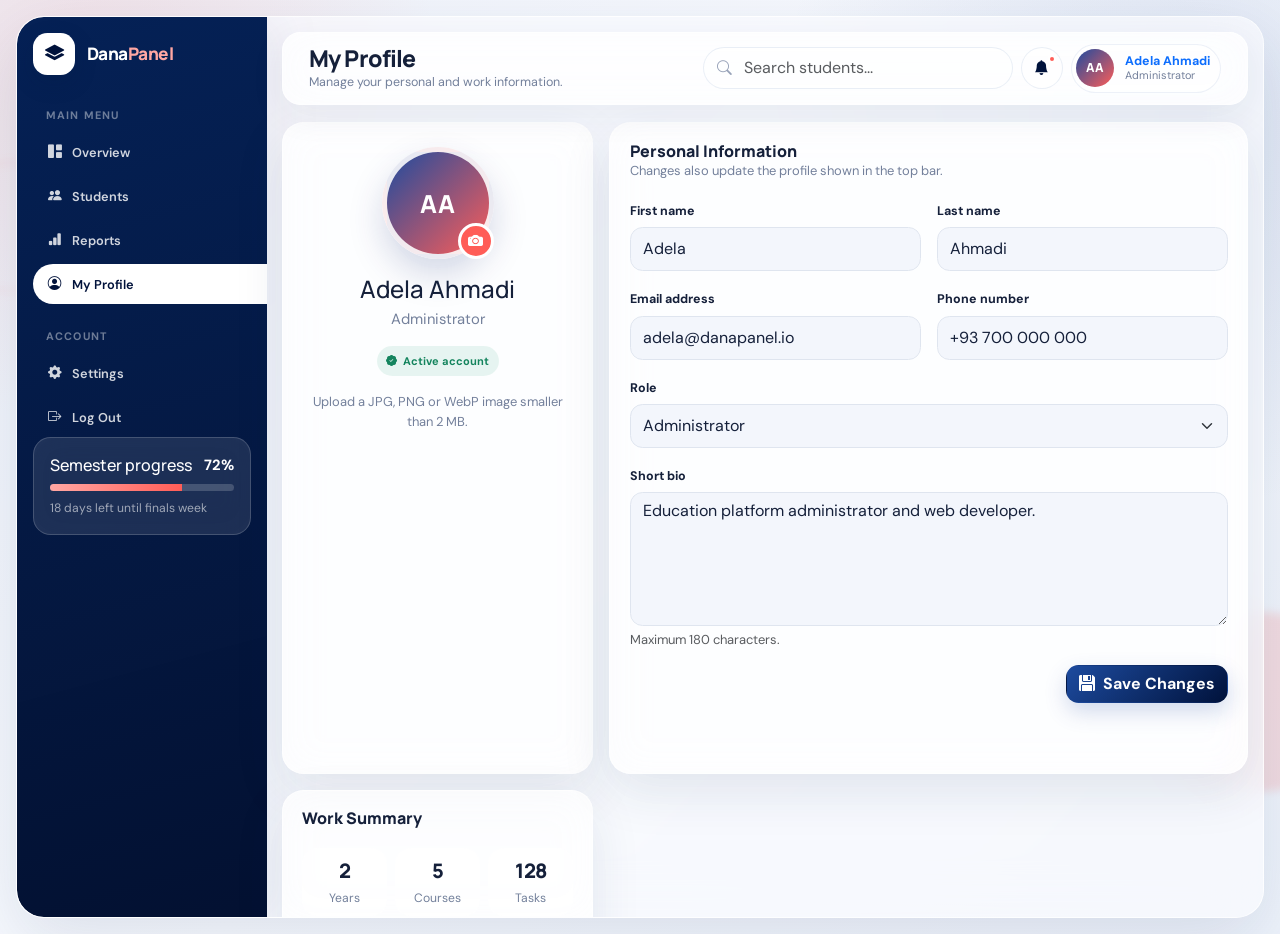
<file: profile.html>
<!doctype html>
<html lang="en">
  <head>
    <meta charset="UTF-8" />
    <meta name="viewport" content="width=device-width, initial-scale=1.0" />

    <meta
      name="description"
      content="View and update the DanaPanel administrator profile." />

    <title>My Profile | DanaPanel</title>

    <link
      href="https://cdn.jsdelivr.net/npm/bootstrap@5.3.8/dist/css/bootstrap.min.css"
      rel="stylesheet" />

    <link
      href="https://cdn.jsdelivr.net/npm/bootstrap-icons@1.13.1/font/bootstrap-icons.min.css"
      rel="stylesheet" />

    <link rel="stylesheet" href="style.css" />
  </head>

  <body>
    <div class="container-fluid app-wrapper py-lg-3 px-lg-0">
      <div class="row g-0 app-frame mx-lg-3">
        <!-- SIDEBAR -->
        <aside
          class="offcanvas-lg offcanvas-start sidebar-panel col-lg-auto"
          tabindex="-1"
          id="dashboardSidebar"
          aria-labelledby="sidebarTitle">
          <div class="offcanvas-header d-lg-none">
            <a class="brand-link" href="index.html" id="sidebarTitle">
              <span class="brand-mark">
                <i class="bi bi-layers-fill"></i>
              </span>

              <span class="brand-name"> Dana<span>Panel</span> </span>
            </a>

            <button
              type="button"
              class="btn-close btn-close-white"
              data-bs-dismiss="offcanvas"
              data-bs-target="#dashboardSidebar"
              aria-label="Close menu"></button>
          </div>

          <div class="offcanvas-body d-flex flex-column p-3">
            <a
              class="brand-link d-none d-lg-inline-flex mb-2"
              href="index.html">
              <span class="brand-mark">
                <i class="bi bi-layers-fill"></i>
              </span>

              <span class="brand-name"> Dana<span>Panel</span> </span>
            </a>

            <p class="sidebar-label">Main menu</p>

            <nav
              class="nav nav-pills flex-column gap-1 sidebar-nav"
              aria-label="Main navigation">
              <a class="nav-link" href="index.html">
                <i class="bi bi-grid-1x2-fill"></i>
                Overview
              </a>

              <a class="nav-link" href="users.html">
                <i class="bi bi-people-fill"></i>
                Students
              </a>

              <a class="nav-link" href="reports.html">
                <i class="bi bi-bar-chart-fill"></i>
                Reports
              </a>

              <a
                class="nav-link active"
                aria-current="page"
                href="profile.html">
                <i class="bi bi-person-circle"></i>
                My Profile
              </a>
            </nav>

            <p class="sidebar-label">Account</p>

            <nav
              class="nav nav-pills flex-column gap-1 sidebar-nav"
              aria-label="Account navigation">
              <a class="nav-link" href="settings.html">
                <i class="bi bi-gear-fill"></i>
                Settings
              </a>

              <a class="nav-link" href="#" data-logout>
                <i class="bi bi-box-arrow-right"></i>
                Log Out
              </a>
            </nav>

            <div class="semester-card mt-lg-auto mt-4">
              <div
                class="d-flex justify-content-between align-items-center mb-2">
                <h6 class="mb-0 fs-6">Semester progress</h6>
                <strong>72%</strong>
              </div>

              <div
                class="progress"
                role="progressbar"
                aria-label="Semester progress"
                aria-valuenow="72"
                aria-valuemin="0"
                aria-valuemax="100">
                <div class="progress-bar" style="width: 72%"></div>
              </div>

              <p class="mt-2 mb-0">18 days left until finals week</p>
            </div>
          </div>
        </aside>

        <!-- MAIN -->
        <main class="col dashboard-main min-vh-100">
          <!-- TOP BAR -->
          <nav class="navbar topbar sticky-top" aria-label="Top navigation">
            <div class="container-fluid gap-2">
              <div class="d-flex align-items-center gap-2">
                <button
                  class="mobile-menu-btn d-lg-none"
                  type="button"
                  data-bs-toggle="offcanvas"
                  data-bs-target="#dashboardSidebar"
                  aria-controls="dashboardSidebar"
                  aria-label="Open menu">
                  <i class="bi bi-list fs-4"></i>
                </button>

                <div class="page-heading">
                  <h1 class="mb-0">My Profile</h1>
                  <p>Manage your personal and work information.</p>
                </div>
              </div>

              <!-- SEARCH -->
              <form
                class="search-control ms-md-auto"
                role="search"
                data-global-search-form>
                <i class="bi bi-search"></i>

                <input
                  class="form-control"
                  type="search"
                  placeholder="Search students..."
                  aria-label="Search students" />

                <button class="visually-hidden" type="submit">Search</button>
              </form>

              <div class="d-flex align-items-center gap-2">
                <!-- NOTIFICATIONS -->
                <div class="dropdown">
                  <button
                    class="icon-button position-relative"
                    type="button"
                    data-bs-toggle="dropdown"
                    aria-expanded="false"
                    aria-label="View notifications">
                    <i class="bi bi-bell-fill"></i>
                    <span class="notification-dot"></span>
                  </button>

                  <div
                    class="dropdown-menu dropdown-menu-end notification-menu">
                    <div
                      class="d-flex justify-content-between align-items-center px-2 py-1">
                      <h6 class="mb-0">Notifications</h6>
                      <span class="badge-soft-coral">3 new</span>
                    </div>

                    <div class="notification-item mt-2">
                      <span class="notification-icon">
                        <i class="bi bi-person-plus-fill"></i>
                      </span>

                      <div>
                        <p>Three students joined Web Development.</p>
                        <small>12 minutes ago</small>
                      </div>
                    </div>

                    <div class="notification-item">
                      <span class="notification-icon icon-coral">
                        <i class="bi bi-file-earmark-bar-graph-fill"></i>
                      </span>

                      <div>
                        <p>The monthly report is ready.</p>
                        <small>2 hours ago</small>
                      </div>
                    </div>
                  </div>
                </div>

                <!-- USER -->
                <a class="user-chip" href="profile.html">
                  <span class="avatar" data-admin-avatar> OF </span>

                  <span class="user-copy">
                    <strong data-admin-name> Oleya Fazely </strong>

                    <small data-admin-role> Administrator </small>
                  </span>
                </a>
              </div>
            </div>
          </nav>

          <!-- CONTENT -->
          <div class="container-fluid content-area">
            <div class="row g-3">
              <!-- LEFT COLUMN -->
              <div class="col-12 col-xl-4">
                <!-- PROFILE CARD -->
                <section class="card glass-card border-0 mb-3">
                  <div class="card-body profile-hero py-4">
                    <div class="profile-avatar">
                      <span class="avatar" data-profile-avatar> OF </span>

                      <label
                        class="avatar-upload-btn"
                        for="avatarInput"
                        title="Upload profile image">
                        <i class="bi bi-camera-fill"></i>

                        <span class="visually-hidden">
                          Upload profile image
                        </span>
                      </label>

                      <input
                        class="visually-hidden"
                        id="avatarInput"
                        type="file"
                        accept="image/jpeg,image/png,image/webp" />
                    </div>

                    <h2 class="h4 mb-1" data-profile-name>Oleya Fazely</h2>

                    <p class="text-muted-custom mb-3" data-profile-role>
                      Administrator
                    </p>

                    <span class="badge-soft-green">
                      <i class="bi bi-patch-check-fill"></i>
                      Active account
                    </span>

                    <p class="small text-muted-custom mt-3 mb-0">
                      Upload a JPG, PNG or WebP image smaller than 2 MB.
                    </p>
                  </div>
                </section>

                <!-- WORK SUMMARY -->
                <section class="card glass-card border-0">
                  <div class="card-header">
                    <h2 class="section-title">Work Summary</h2>
                  </div>

                  <div class="card-body">
                    <div class="row g-2 text-center">
                      <div class="col-4">
                        <div class="p-2 rounded-4 bg-white bg-opacity-75">
                          <p class="stat-value fs-5">2</p>
                          <span class="stat-label">Years</span>
                        </div>
                      </div>

                      <div class="col-4">
                        <div class="p-2 rounded-4 bg-white bg-opacity-75">
                          <p class="stat-value fs-5">5</p>
                          <span class="stat-label">Courses</span>
                        </div>
                      </div>

                      <div class="col-4">
                        <div class="p-2 rounded-4 bg-white bg-opacity-75">
                          <p class="stat-value fs-5">128</p>
                          <span class="stat-label">Tasks</span>
                        </div>
                      </div>
                    </div>

                    <div class="activity-item mt-3">
                      <span class="notification-icon icon-coral">
                        <i class="bi bi-award-fill"></i>
                      </span>

                      <div>
                        <strong class="d-block"> Top administrator </strong>

                        <small class="text-muted-custom">
                          August 2026 performance
                        </small>
                      </div>
                    </div>

                    <div class="activity-item">
                      <span class="notification-icon">
                        <i class="bi bi-clock-fill"></i>
                      </span>

                      <div>
                        <strong class="d-block"> Member since </strong>

                        <small class="text-muted-custom">
                          September 2024
                        </small>
                      </div>
                    </div>
                  </div>
                </section>
              </div>

              <!-- RIGHT COLUMN -->
              <div class="col-12 col-xl-8">
                <section class="card glass-card border-0">
                  <div class="card-header">
                    <h2 class="section-title">Personal Information</h2>

                    <p class="section-copy small mb-0">
                      Changes also update the profile shown in the top bar.
                    </p>
                  </div>

                  <div class="card-body">
                    <form id="profileForm" novalidate>
                      <div class="row g-3">
                        <!-- FIRST NAME -->
                        <div class="col-md-6">
                          <label class="form-label" for="profileFirstName">
                            First name
                          </label>

                          <input
                            class="form-control"
                            id="profileFirstName"
                            name="firstName"
                            type="text"
                            minlength="2"
                            maxlength="30"
                            required />

                          <div class="invalid-feedback">
                            Enter at least two letters.
                          </div>
                        </div>

                        <!-- LAST NAME -->
                        <div class="col-md-6">
                          <label class="form-label" for="profileLastName">
                            Last name
                          </label>

                          <input
                            class="form-control"
                            id="profileLastName"
                            name="lastName"
                            type="text"
                            minlength="2"
                            maxlength="30"
                            required />

                          <div class="invalid-feedback">
                            Enter at least two letters.
                          </div>
                        </div>

                        <!-- EMAIL -->
                        <div class="col-md-6">
                          <label class="form-label" for="profileEmail">
                            Email address
                          </label>

                          <input
                            class="form-control"
                            id="profileEmail"
                            name="email"
                            type="email"
                            required />

                          <div class="invalid-feedback">
                            Enter a valid email address.
                          </div>
                        </div>

                        <!-- PHONE -->
                        <div class="col-md-6">
                          <label class="form-label" for="profilePhone">
                            Phone number
                          </label>

                          <input
                            class="form-control"
                            id="profilePhone"
                            name="phone"
                            type="tel"
                            minlength="7"
                            maxlength="20"
                            required />

                          <div class="invalid-feedback">
                            Enter a valid phone number.
                          </div>
                        </div>

                        <!-- ROLE -->
                        <div class="col-12">
                          <label class="form-label" for="profileRole">
                            Role
                          </label>

                          <select
                            class="form-select"
                            id="profileRole"
                            name="role"
                            required>
                            <option value="Administrator">Administrator</option>

                            <option value="Mentor">Mentor</option>

                            <option value="Coordinator">Coordinator</option>
                          </select>
                        </div>

                        <!-- BIO -->
                        <div class="col-12">
                          <label class="form-label" for="profileBio">
                            Short bio
                          </label>

                          <textarea
                            class="form-control"
                            id="profileBio"
                            name="bio"
                            rows="5"
                            maxlength="180"
                            required></textarea>

                          <div class="form-text">Maximum 180 characters.</div>

                          <div class="invalid-feedback">Write a short bio.</div>
                        </div>

                        <!-- SAVE -->
                        <div class="col-12 d-flex justify-content-end">
                          <button class="btn btn-primary" type="submit">
                            <i class="bi bi-floppy-fill me-1"></i>
                            Save Changes
                          </button>
                        </div>
                      </div>
                    </form>
                  </div>
                </section>
              </div>
            </div>
          </div>
        </main>
      </div>
    </div>

    <!-- BOOTSTRAP -->
    <script src="https://cdn.jsdelivr.net/npm/bootstrap@5.3.8/dist/js/bootstrap.bundle.min.js"></script>

    <!-- YOUR JAVASCRIPT -->
    <script src="main.js"></script>
  </body>
</html>
</file>
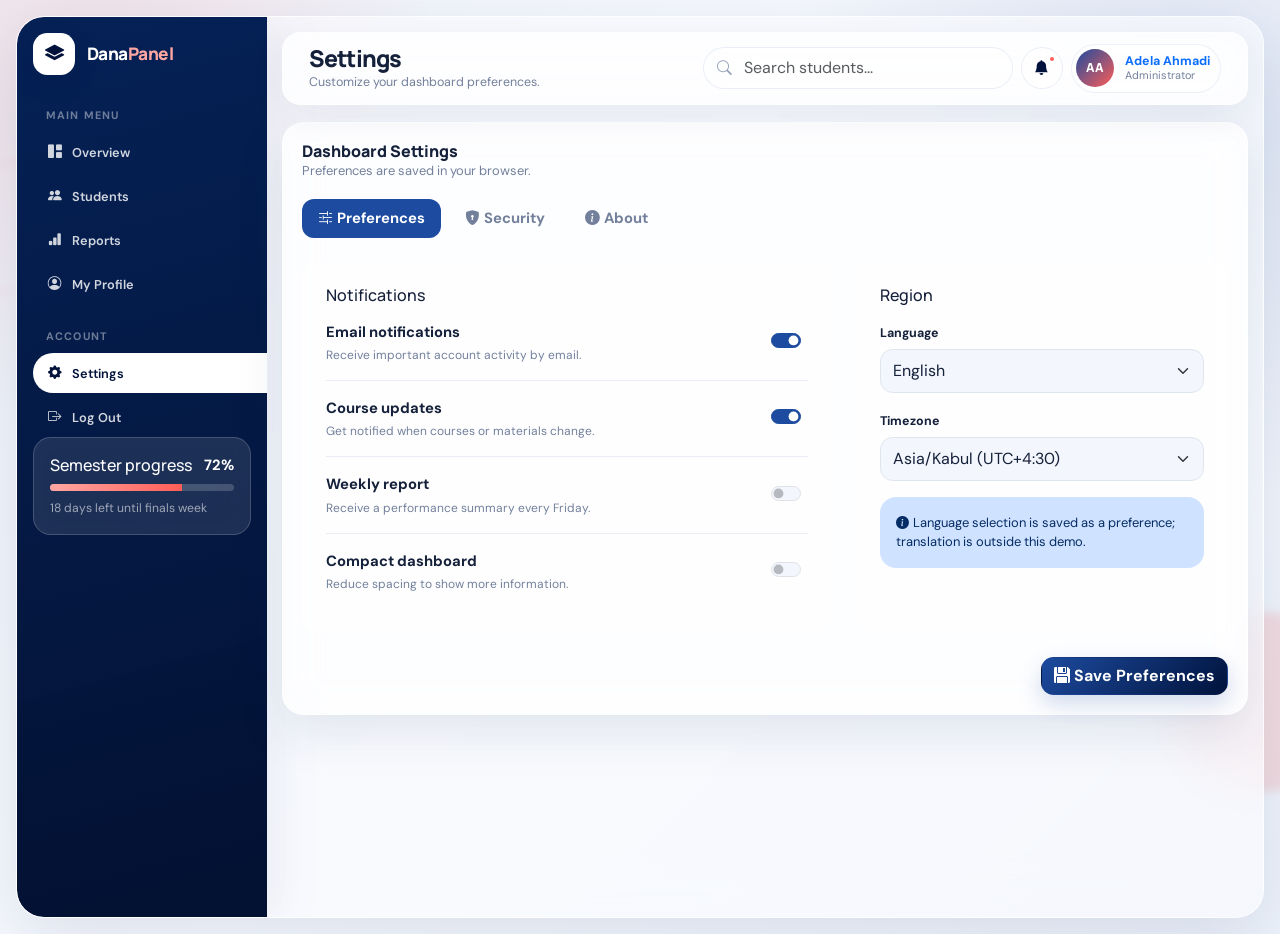
<file: settings.html>
<!doctype html>
<html lang="en">
  <head>
    <meta charset="UTF-8" />
    <meta name="viewport" content="width=device-width, initial-scale=1.0" />
    <meta
      name="description"
      content="Manage DanaPanel preferences, notifications and security settings." />
    <title>Settings | DanaPanel</title>
    <link
      href="https://cdn.jsdelivr.net/npm/bootstrap@5.3.8/dist/css/bootstrap.min.css"
      rel="stylesheet" />
    <link
      href="https://cdn.jsdelivr.net/npm/bootstrap-icons@1.13.1/font/bootstrap-icons.min.css"
      rel="stylesheet" />
    <link rel="stylesheet" href="style.css" />
  </head>
  <body data-settings-page>
    <div class="container-fluid app-wrapper py-lg-3 px-lg-0">
      <div class="row g-0 app-frame mx-lg-3">
        <aside
          class="offcanvas-lg offcanvas-start sidebar-panel col-lg-auto"
          tabindex="-1"
          id="dashboardSidebar"
          aria-labelledby="sidebarTitle">
          <div class="offcanvas-header d-lg-none">
            <a class="brand-link" href="index.html" id="sidebarTitle"
              ><span class="brand-mark"><i class="bi bi-layers-fill"></i></span
              ><span class="brand-name">Dana<span>Panel</span></span></a
            ><button
              type="button"
              class="btn-close btn-close-white"
              data-bs-dismiss="offcanvas"
              data-bs-target="#dashboardSidebar"
              aria-label="Close menu"></button>
          </div>
          <div class="offcanvas-body d-flex flex-column p-3">
            <a class="brand-link d-none d-lg-inline-flex mb-2" href="index.html"
              ><span class="brand-mark"><i class="bi bi-layers-fill"></i></span
              ><span class="brand-name">Dana<span>Panel</span></span></a
            >
            <p class="sidebar-label">Main menu</p>
            <nav
              class="nav nav-pills flex-column gap-1 sidebar-nav"
              aria-label="Main navigation">
              <a class="nav-link" href="index.html"
                ><i class="bi bi-grid-1x2-fill"></i>Overview</a
              ><a class="nav-link" href="users.html"
                ><i class="bi bi-people-fill"></i>Students</a
              ><a class="nav-link" href="reports.html"
                ><i class="bi bi-bar-chart-fill"></i>Reports</a
              ><a class="nav-link" href="profile.html"
                ><i class="bi bi-person-circle"></i>My Profile</a
              >
            </nav>
            <p class="sidebar-label">Account</p>
            <nav
              class="nav nav-pills flex-column gap-1 sidebar-nav"
              aria-label="Account navigation">
              <a
                class="nav-link active"
                aria-current="page"
                href="settings.html"
                ><i class="bi bi-gear-fill"></i>Settings</a
              ><a class="nav-link" href="#" data-logout
                ><i class="bi bi-box-arrow-right"></i>Log Out</a
              >
            </nav>
            <div class="semester-card mt-lg-auto mt-4">
              <div
                class="d-flex justify-content-between align-items-center mb-2">
                <h6 class="mb-0 fs-6">Semester progress</h6>
                <strong>72%</strong>
              </div>
              <div
                class="progress"
                role="progressbar"
                aria-label="Semester progress"
                aria-valuenow="72"
                aria-valuemin="0"
                aria-valuemax="100">
                <div class="progress-bar" style="width: 72%"></div>
              </div>
              <p class="mt-2 mb-0">18 days left until finals week</p>
            </div>
          </div>
        </aside>
        <main class="col dashboard-main min-vh-100">
          <nav class="navbar topbar sticky-top" aria-label="Top navigation">
            <div class="container-fluid gap-2">
              <div class="d-flex align-items-center gap-2">
                <button
                  class="mobile-menu-btn d-lg-none"
                  type="button"
                  data-bs-toggle="offcanvas"
                  data-bs-target="#dashboardSidebar"
                  aria-controls="dashboardSidebar"
                  aria-label="Open menu">
                  <i class="bi bi-list fs-4"></i>
                </button>
                <div class="page-heading">
                  <h1 class="mb-0">Settings</h1>
                  <p>Customize your dashboard preferences.</p>
                </div>
              </div>
              <form
                class="search-control ms-md-auto"
                role="search"
                data-global-search-form>
                <i class="bi bi-search"></i
                ><input
                  class="form-control"
                  type="search"
                  placeholder="Search students..."
                  aria-label="Search students" />
                <button class="visually-hidden" type="submit">Search</button>
              </form>
              <div class="d-flex align-items-center gap-2">
                <div class="dropdown">
                  <button
                    class="icon-button position-relative"
                    type="button"
                    data-bs-toggle="dropdown"
                    aria-expanded="false"
                    aria-label="View notifications">
                    <i class="bi bi-bell-fill"></i
                    ><span class="notification-dot"></span>
                  </button>
                  <div
                    class="dropdown-menu dropdown-menu-end notification-menu">
                    <div
                      class="d-flex justify-content-between align-items-center px-2 py-1">
                      <h6 class="mb-0">Notifications</h6>
                      <span class="badge-soft-coral">3 new</span>
                    </div>
                    <div class="notification-item mt-2">
                      <span class="notification-icon"
                        ><i class="bi bi-person-plus-fill"></i
                      ></span>
                      <div>
                        <p>Three students joined Web Development.</p>
                        <small>12 minutes ago</small>
                      </div>
                    </div>
                    <div class="notification-item">
                      <span class="notification-icon icon-coral"
                        ><i class="bi bi-file-earmark-bar-graph-fill"></i
                      ></span>
                      <div>
                        <p>The monthly report is ready.</p>
                        <small>2 hours ago</small>
                      </div>
                    </div>
                  </div>
                </div>
                <a class="user-chip" href="profile.html"
                  ><span class="avatar" data-admin-avatar>AA</span
                  ><span class="user-copy"
                    ><strong data-admin-name>Adela Ahmadi</strong
                    ><small data-admin-role>Administrator</small></span
                  ></a
                >
              </div>
            </div>
          </nav>
          <div class="container-fluid content-area">
            <section class="card glass-card border-0">
              <div class="card-header">
                <h2 class="section-title">Dashboard Settings</h2>
                <p class="section-copy small mb-0">
                  Preferences are saved in your browser.
                </p>
              </div>
              <div class="card-body">
                <ul
                  class="nav nav-pills gap-2 mb-4"
                  id="settingsTabs"
                  role="tablist">
                  <li class="nav-item" role="presentation">
                    <button
                      class="nav-link active"
                      id="preferences-tab"
                      data-bs-toggle="pill"
                      data-bs-target="#preferencesPane"
                      type="button"
                      role="tab"
                      aria-controls="preferencesPane"
                      aria-selected="true">
                      <i class="bi bi-sliders2 me-1"></i>Preferences
                    </button>
                  </li>
                  <li class="nav-item" role="presentation">
                    <button
                      class="nav-link"
                      id="security-tab"
                      data-bs-toggle="pill"
                      data-bs-target="#securityPane"
                      type="button"
                      role="tab"
                      aria-controls="securityPane"
                      aria-selected="false">
                      <i class="bi bi-shield-lock-fill me-1"></i>Security
                    </button>
                  </li>
                  <li class="nav-item" role="presentation">
                    <button
                      class="nav-link"
                      id="about-tab"
                      data-bs-toggle="pill"
                      data-bs-target="#aboutPane"
                      type="button"
                      role="tab"
                      aria-controls="aboutPane"
                      aria-selected="false">
                      <i class="bi bi-info-circle-fill me-1"></i>About
                    </button>
                  </li>
                </ul>
                <div class="tab-content">
                  <div
                    class="tab-pane fade show active"
                    id="preferencesPane"
                    role="tabpanel"
                    aria-labelledby="preferences-tab"
                    tabindex="0">
                    <form id="preferencesForm">
                      <div class="row g-4">
                        <div class="col-12 col-xl-7">
                          <div
                            class="p-3 p-md-4 bg-white bg-opacity-50 rounded-4 h-100">
                            <h3 class="h6 mb-0">Notifications</h3>
                            <div class="setting-row">
                              <div>
                                <strong>Email notifications</strong>
                                <p>
                                  Receive important account activity by email.
                                </p>
                              </div>
                              <div class="form-check form-switch">
                                <input
                                  class="form-check-input"
                                  type="checkbox"
                                  role="switch"
                                  name="emailNotifications"
                                  aria-label="Email notifications" />
                              </div>
                            </div>
                            <div class="setting-row">
                              <div>
                                <strong>Course updates</strong>
                                <p>
                                  Get notified when courses or materials change.
                                </p>
                              </div>
                              <div class="form-check form-switch">
                                <input
                                  class="form-check-input"
                                  type="checkbox"
                                  role="switch"
                                  name="courseUpdates"
                                  aria-label="Course updates" />
                              </div>
                            </div>
                            <div class="setting-row">
                              <div>
                                <strong>Weekly report</strong>
                                <p>
                                  Receive a performance summary every Friday.
                                </p>
                              </div>
                              <div class="form-check form-switch">
                                <input
                                  class="form-check-input"
                                  type="checkbox"
                                  role="switch"
                                  name="weeklyReport"
                                  aria-label="Weekly report" />
                              </div>
                            </div>
                            <div class="setting-row">
                              <div>
                                <strong>Compact dashboard</strong>
                                <p>Reduce spacing to show more information.</p>
                              </div>
                              <div class="form-check form-switch">
                                <input
                                  class="form-check-input"
                                  type="checkbox"
                                  role="switch"
                                  name="compactMode"
                                  data-live-setting
                                  aria-label="Compact dashboard" />
                              </div>
                            </div>
                          </div>
                        </div>

                        <div class="col-12 col-xl-5">
                          <div
                            class="p-3 p-md-4 bg-white bg-opacity-50 rounded-4 h-100">
                            <h3 class="h6 mb-3">Region</h3>
                            <div class="mb-3">
                              <label class="form-label" for="language"
                                >Language</label
                              ><select
                                class="form-select"
                                id="language"
                                name="language">
                                <option>English</option>
                                <option>Dari</option>
                                <option>Pashto</option>
                              </select>
                            </div>
                            <div class="mb-3">
                              <label class="form-label" for="timezone"
                                >Timezone</label
                              ><select
                                class="form-select"
                                id="timezone"
                                name="timezone">
                                <option value="Asia/Kabul">
                                  Asia/Kabul (UTC+4:30)
                                </option>
                                <option value="Asia/Dubai">
                                  Asia/Dubai (UTC+4)
                                </option>
                                <option value="UTC">UTC</option>
                              </select>
                            </div>
                            <div
                              class="alert alert-primary border-0 rounded-4 small mb-0">
                              <i class="bi bi-info-circle-fill me-1"></i
                              >Language selection is saved as a preference;
                              translation is outside this demo.
                            </div>
                          </div>
                        </div>
                        <div class="col-12 d-flex justify-content-end">
                          <button class="btn btn-primary" type="submit">
                            <i class="bi bi-floppy-fill me-1"></i>Save
                            Preferences
                          </button>
                        </div>
                      </div>
                    </form>
                  </div>

                  <div
                    class="tab-pane fade"
                    id="securityPane"
                    role="tabpanel"
                    aria-labelledby="security-tab"
                    tabindex="0">
                    <div class="row g-4">
                      <div class="col-12 col-lg-7">
                        <div
                          class="p-3 p-md-4 bg-white bg-opacity-50 rounded-4">
                          <h3 class="h6">Change Password</h3>
                          <p class="text-muted-custom small">
                            This form demonstrates JavaScript password
                            validation.
                          </p>
                          <form id="securityForm" novalidate>
                            <div class="mb-3">
                              <label class="form-label" for="currentPassword"
                                >Current password</label
                              ><input
                                class="form-control"
                                id="currentPassword"
                                name="currentPassword"
                                type="password"
                                autocomplete="current-password"
                                required />
                              <div class="invalid-feedback">
                                Enter your current password.
                              </div>
                            </div>
                            <div class="mb-3">
                              <label class="form-label" for="newPassword"
                                >New password</label
                              ><input
                                class="form-control"
                                id="newPassword"
                                name="newPassword"
                                type="password"
                                autocomplete="new-password"
                                minlength="8"
                                required />
                              <div class="invalid-feedback">
                                Use 8+ characters with one capital letter and
                                one number.
                              </div>
                            </div>
                            <div class="mb-3">
                              <label class="form-label" for="confirmPassword"
                                >Confirm password</label
                              ><input
                                class="form-control"
                                id="confirmPassword"
                                name="confirmPassword"
                                type="password"
                                autocomplete="new-password"
                                required />
                              <div class="invalid-feedback">
                                Passwords must match.
                              </div>
                            </div>
                            <button class="btn btn-primary" type="submit">
                              <i class="bi bi-shield-check me-1"></i>Validate
                              Password
                            </button>
                          </form>
                        </div>
                      </div>
                      <div class="col-12 col-lg-5">
                        <div
                          class="p-3 p-md-4 bg-white bg-opacity-50 rounded-4 h-100">
                          <span class="stat-icon icon-coral mb-3"
                            ><i class="bi bi-key-fill"></i
                          ></span>
                          <h3 class="h6">Password Rules</h3>
                          <ul class="small text-muted-custom ps-3 mb-0">
                            <li class="mb-2">At least 8 characters</li>
                            <li class="mb-2">At least one capital letter</li>
                            <li>At least one number</li>
                          </ul>
                        </div>
                      </div>
                    </div>
                  </div>

                  <div
                    class="tab-pane fade"
                    id="aboutPane"
                    role="tabpanel"
                    aria-labelledby="about-tab"
                    tabindex="0">
                    <div class="row g-3">
                      <div class="col-12 col-lg-7">
                        <div
                          class="p-3 p-md-4 bg-white bg-opacity-50 rounded-4">
                          <h3 class="h5">DanaPanel</h3>
                          <p class="text-muted-custom">
                            A responsive education management dashboard created
                            as a final JavaScript group project.
                          </p>
                          <div class="d-flex flex-wrap gap-2">
                            <span class="badge-soft-blue">Bootstrap 5</span
                            ><span class="badge-soft-coral"
                              >Vanilla JavaScript</span
                            ><span class="badge-soft-green">localStorage</span
                            ><span class="badge-soft-gray">Chart.js</span>
                          </div>
                        </div>
                      </div>
                      <div class="col-12 col-lg-5">
                        <div
                          class="p-3 p-md-4 bg-white bg-opacity-50 rounded-4">
                          <div class="setting-row pt-0">
                            <span>Version</span><strong>1.0.0</strong>
                          </div>
                          <div class="setting-row">
                            <span>Last updated</span
                            ><strong>August 2026</strong>
                          </div>
                          <div class="setting-row">
                            <span>Project type</span><strong>Group work</strong>
                          </div>
                        </div>
                      </div>
                    </div>
                  </div>
                </div>
              </div>
            </section>
          </div>
        </main>
      </div>
    </div>

    <script src="https://cdn.jsdelivr.net/npm/bootstrap@5.3.8/dist/js/bootstrap.bundle.min.js"></script>
    <script src="main.js"></script>
  </body>
</html>
</file>
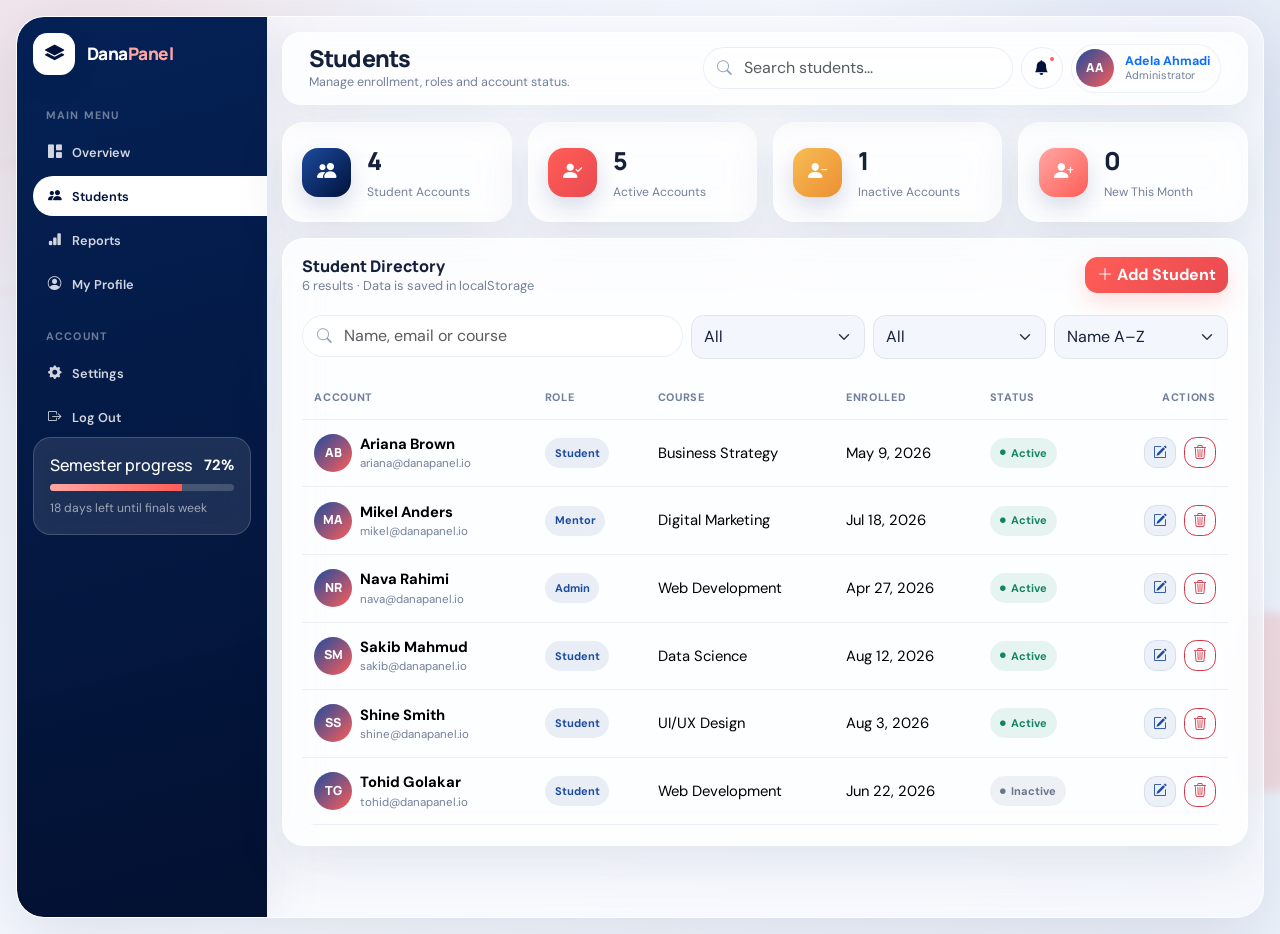
<file: users.html>
<!doctype html>
<html lang="en">
  <head>
    <meta charset="UTF-8" />
    <meta name="viewport" content="width=device-width, initial-scale=1.0" />
    <meta
      name="description"
      content="Manage DanaPanel student accounts with search, filters and CRUD actions." />
    <title>Students | DanaPanel</title>
    <link
      href="https://cdn.jsdelivr.net/npm/bootstrap@5.3.8/dist/css/bootstrap.min.css"
      rel="stylesheet" />
    <link
      href="https://cdn.jsdelivr.net/npm/bootstrap-icons@1.13.1/font/bootstrap-icons.min.css"
      rel="stylesheet" />
    <link rel="stylesheet" href="style.css" />
  </head>
  <body>
    <div class="container-fluid app-wrapper py-lg-3 px-lg-0">
      <div class="row g-0 app-frame mx-lg-3">
        <aside
          class="offcanvas-lg offcanvas-start sidebar-panel col-lg-auto"
          tabindex="-1"
          id="dashboardSidebar"
          aria-labelledby="sidebarTitle">
          <div class="offcanvas-header d-lg-none">
            <a class="brand-link" href="index.html" id="sidebarTitle"
              ><span class="brand-mark"><i class="bi bi-layers-fill"></i></span
              ><span class="brand-name">Dana<span>Panel</span></span></a
            >
            <button
              type="button"
              class="btn-close btn-close-white"
              data-bs-dismiss="offcanvas"
              data-bs-target="#dashboardSidebar"
              aria-label="Close menu"></button>
          </div>
          <div class="offcanvas-body d-flex flex-column p-3">
            <a class="brand-link d-none d-lg-inline-flex mb-2" href="index.html"
              ><span class="brand-mark"><i class="bi bi-layers-fill"></i></span
              ><span class="brand-name">Dana<span>Panel</span></span></a
            >
            <p class="sidebar-label">Main menu</p>
            <nav
              class="nav nav-pills flex-column gap-1 sidebar-nav"
              aria-label="Main navigation">
              <a class="nav-link" href="index.html"
                ><i class="bi bi-grid-1x2-fill"></i>Overview</a
              >
              <a class="nav-link active" aria-current="page" href="users.html"
                ><i class="bi bi-people-fill"></i>Students</a
              >
              <a class="nav-link" href="reports.html"
                ><i class="bi bi-bar-chart-fill"></i>Reports</a
              >
              <a class="nav-link" href="profile.html"
                ><i class="bi bi-person-circle"></i>My Profile</a
              >
            </nav>
            <p class="sidebar-label">Account</p>
            <nav
              class="nav nav-pills flex-column gap-1 sidebar-nav"
              aria-label="Account navigation">
              <a class="nav-link" href="settings.html"
                ><i class="bi bi-gear-fill"></i>Settings</a
              >
              <a class="nav-link" href="#" data-logout
                ><i class="bi bi-box-arrow-right"></i>Log Out</a
              >
            </nav>
            <div class="semester-card mt-lg-auto mt-4">
              <div
                class="d-flex justify-content-between align-items-center mb-2">
                <h6 class="mb-0 fs-6">Semester progress</h6>
                <strong>72%</strong>
              </div>
              <div
                class="progress"
                role="progressbar"
                aria-label="Semester progress"
                aria-valuenow="72"
                aria-valuemin="0"
                aria-valuemax="100">
                <div class="progress-bar" style="width: 72%"></div>
              </div>
              <p class="mt-2 mb-0">18 days left until finals week</p>
            </div>
          </div>
        </aside>

        <main class="col dashboard-main min-vh-100">
          <nav class="navbar topbar sticky-top" aria-label="Top navigation">
            <div class="container-fluid gap-2">
              <div class="d-flex align-items-center gap-2">
                <button
                  class="mobile-menu-btn d-lg-none"
                  type="button"
                  data-bs-toggle="offcanvas"
                  data-bs-target="#dashboardSidebar"
                  aria-controls="dashboardSidebar"
                  aria-label="Open menu">
                  <i class="bi bi-list fs-4"></i>
                </button>
                <div class="page-heading">
                  <h1 class="mb-0">Students</h1>
                  <p>Manage enrollment, roles and account status.</p>
                </div>
              </div>
              <form
                class="search-control ms-md-auto"
                role="search"
                data-global-search-form>
                <i class="bi bi-search"></i
                ><input
                  class="form-control"
                  type="search"
                  placeholder="Search students..."
                  aria-label="Search students" />
                <button class="visually-hidden" type="submit">Search</button>
              </form>
              <div class="d-flex align-items-center gap-2">
                <div class="dropdown">
                  <button
                    class="icon-button position-relative"
                    type="button"
                    data-bs-toggle="dropdown"
                    aria-expanded="false"
                    aria-label="View notifications">
                    <i class="bi bi-bell-fill"></i
                    ><span class="notification-dot"></span>
                  </button>
                  <div
                    class="dropdown-menu dropdown-menu-end notification-menu">
                    <div
                      class="d-flex justify-content-between align-items-center px-2 py-1">
                      <h6 class="mb-0">Notifications</h6>
                      <span class="badge-soft-coral">3 new</span>
                    </div>
                    <div class="notification-item mt-2">
                      <span class="notification-icon"
                        ><i class="bi bi-person-plus-fill"></i
                      ></span>
                      <div>
                        <p>Three students joined Web Development.</p>
                        <small>12 minutes ago</small>
                      </div>
                    </div>
                    <div class="notification-item">
                      <span class="notification-icon icon-coral"
                        ><i class="bi bi-file-earmark-bar-graph-fill"></i
                      ></span>
                      <div>
                        <p>The monthly report is ready.</p>
                        <small>2 hours ago</small>
                      </div>
                    </div>
                  </div>
                </div>
                <a class="user-chip" href="profile.html"
                  ><span class="avatar" data-admin-avatar>AA</span
                  ><span class="user-copy"
                    ><strong data-admin-name>Adela Ahmadi</strong
                    ><small data-admin-role>Administrator</small></span
                  ></a
                >
              </div>
            </div>
          </nav>

          <div class="container-fluid content-area">
            <section class="row g-3 mb-3" aria-label="Student statistics">
              <div class="col-12 col-sm-6 col-xl-3">
                <article class="card glass-card stat-card border-0">
                  <div class="card-body d-flex align-items-center gap-3">
                    <span class="stat-icon icon-blue"
                      ><i class="bi bi-people-fill"></i
                    ></span>
                    <div>
                      <p class="stat-value" data-student-stat="total">0</p>
                      <span class="stat-label">Student Accounts</span>
                    </div>
                  </div>
                </article>
              </div>
              <div class="col-12 col-sm-6 col-xl-3">
                <article class="card glass-card stat-card border-0">
                  <div class="card-body d-flex align-items-center gap-3">
                    <span class="stat-icon icon-coral"
                      ><i class="bi bi-person-check-fill"></i
                    ></span>
                    <div>
                      <p class="stat-value" data-student-stat="active">0</p>
                      <span class="stat-label">Active Accounts</span>
                    </div>
                  </div>
                </article>
              </div>
              <div class="col-12 col-sm-6 col-xl-3">
                <article class="card glass-card stat-card border-0">
                  <div class="card-body d-flex align-items-center gap-3">
                    <span class="stat-icon icon-gold"
                      ><i class="bi bi-person-dash-fill"></i
                    ></span>
                    <div>
                      <p class="stat-value" data-student-stat="inactive">0</p>
                      <span class="stat-label">Inactive Accounts</span>
                    </div>
                  </div>
                </article>
              </div>
              <div class="col-12 col-sm-6 col-xl-3">
                <article class="card glass-card stat-card border-0">
                  <div class="card-body d-flex align-items-center gap-3">
                    <span class="stat-icon icon-blush"
                      ><i class="bi bi-person-plus-fill"></i
                    ></span>
                    <div>
                      <p class="stat-value" data-student-stat="new">0</p>
                      <span class="stat-label">New This Month</span>
                    </div>
                  </div>
                </article>
              </div>
            </section>

            <section class="card glass-card border-0">
              <div class="card-header">
                <div
                  class="d-flex flex-column flex-xl-row justify-content-between align-items-xl-center gap-3">
                  <div>
                    <h2 class="section-title">Student Directory</h2>
                    <p class="section-copy small mb-0">
                      <span data-result-count>0 results</span> · Data is saved
                      in localStorage
                    </p>
                  </div>
                  <button
                    class="btn btn-coral align-self-start"
                    type="button"
                    data-bs-toggle="modal"
                    data-bs-target="#studentModal"
                    data-add-student>
                    <i class="bi bi-plus-lg me-1"></i>Add Student
                  </button>
                </div>
              </div>
              <div class="card-body">
                <div class="row g-2 mb-3">
                  <div class="col-12 col-md-5">
                    <label class="visually-hidden" for="studentSearch"
                      >Search students</label
                    >
                    <div class="search-control w-100">
                      <i class="bi bi-search"></i
                      ><input
                        class="form-control"
                        id="studentSearch"
                        type="search"
                        placeholder="Name, email or course"
                        data-student-search />
                    </div>
                  </div>
                  <div class="col-6 col-md">
                    <label class="visually-hidden" for="roleFilter"
                      >Filter by role</label
                    ><select
                      class="form-select"
                      id="roleFilter"
                      data-role-filter>
                      <option>All</option>
                      <option>Student</option>
                      <option>Mentor</option>
                      <option>Admin</option>
                    </select>
                  </div>
                  <div class="col-6 col-md">
                    <label class="visually-hidden" for="statusFilter"
                      >Filter by status</label
                    ><select
                      class="form-select"
                      id="statusFilter"
                      data-status-filter>
                      <option>All</option>
                      <option>Active</option>
                      <option>Inactive</option>
                    </select>
                  </div>
                  <div class="col-12 col-md">
                    <label class="visually-hidden" for="studentSort"
                      >Sort students</label
                    ><select
                      class="form-select"
                      id="studentSort"
                      data-student-sort>
                      <option value="name-asc">Name A–Z</option>
                      <option value="name-desc">Name Z–A</option>
                      <option value="newest">Newest first</option>
                    </select>
                  </div>
                </div>

                <div class="table-responsive">
                  <table class="table table-hover align-middle">
                    <thead>
                      <tr>
                        <th>Account</th>
                        <th>Role</th>
                        <th>Course</th>
                        <th>Enrolled</th>
                        <th>Status</th>
                        <th class="text-end">Actions</th>
                      </tr>
                    </thead>
                    <tbody data-student-table></tbody>
                  </table>
                </div>
                <div class="empty-state d-none" data-student-empty>
                  <i class="bi bi-search"></i>
                  <h3 class="h6 mt-3 mb-1">No students found</h3>
                  <p class="text-muted-custom mb-0">
                    Try a different search word or filter.
                  </p>
                </div>
              </div>
            </section>
          </div>
        </main>
      </div>
    </div>

    <div
      class="modal fade"
      id="studentModal"
      tabindex="-1"
      aria-labelledby="studentModalTitle"
      aria-hidden="true">
      <div class="modal-dialog modal-dialog-centered modal-lg">
        <div class="modal-content">
          <form id="studentForm" novalidate>
            <div class="modal-header">
              <div>
                <h2
                  class="modal-title fs-5"
                  id="studentModalTitle"
                  data-student-modal-title>
                  Add New Student
                </h2>
                <p class="text-muted-custom small mb-0">
                  Complete every required field.
                </p>
              </div>
              <button
                type="button"
                class="btn-close"
                data-bs-dismiss="modal"
                aria-label="Close"></button>
            </div>
            <div class="modal-body">
              <input type="hidden" name="studentId" />
              <div class="row g-3">
                <div class="col-md-6">
                  <label class="form-label" for="firstName">First name</label
                  ><input
                    class="form-control"
                    id="firstName"
                    name="firstName"
                    type="text"
                    minlength="2"
                    maxlength="30"
                    required />
                  <div class="invalid-feedback">
                    Enter at least two letters.
                  </div>
                </div>
                <div class="col-md-6">
                  <label class="form-label" for="lastName">Last name</label
                  ><input
                    class="form-control"
                    id="lastName"
                    name="lastName"
                    type="text"
                    minlength="2"
                    maxlength="30"
                    required />
                  <div class="invalid-feedback">
                    Enter at least two letters.
                  </div>
                </div>
                <div class="col-12">
                  <label class="form-label" for="email">Email address</label
                  ><input
                    class="form-control"
                    id="email"
                    name="email"
                    type="email"
                    placeholder="name@example.com"
                    required />
                  <div class="invalid-feedback">
                    Enter a valid and unique email address.
                  </div>
                </div>
                <div class="col-md-6">
                  <label class="form-label" for="role">Role</label
                  ><select class="form-select" id="role" name="role" required>
                    <option value="" selected disabled>Choose a role</option>
                    <option>Student</option>
                    <option>Mentor</option>
                    <option>Admin</option>
                  </select>
                  <div class="invalid-feedback">Choose a role.</div>
                </div>
                <div class="col-md-6">
                  <label class="form-label" for="course">Course</label
                  ><select
                    class="form-select"
                    id="course"
                    name="course"
                    required>
                    <option value="" selected disabled>Choose a course</option>
                    <option>Web Development</option>
                    <option>UI/UX Design</option>
                    <option>Data Science</option>
                    <option>Digital Marketing</option>
                    <option>Business Strategy</option>
                  </select>
                  <div class="invalid-feedback">Choose a course.</div>
                </div>
                <div class="col-md-6">
                  <label class="form-label" for="status">Status</label
                  ><select
                    class="form-select"
                    id="status"
                    name="status"
                    required>
                    <option>Active</option>
                    <option>Inactive</option>
                  </select>
                </div>
                <div class="col-md-6">
                  <label class="form-label" for="enrolled"
                    >Enrollment date</label
                  ><input
                    class="form-control"
                    id="enrolled"
                    name="enrolled"
                    type="date"
                    required />
                  <div class="invalid-feedback">Choose an enrollment date.</div>
                </div>
              </div>
            </div>
            <div class="modal-footer">
              <button
                type="button"
                class="btn btn-light"
                data-bs-dismiss="modal">
                Cancel</button
              ><button type="submit" class="btn btn-primary">
                <i class="bi bi-check2-circle me-1"></i>Save Student
              </button>
            </div>
          </form>
        </div>
      </div>
    </div>

    <div
      class="modal fade"
      id="deleteStudentModal"
      tabindex="-1"
      aria-labelledby="deleteModalTitle"
      aria-hidden="true">
      <div class="modal-dialog modal-dialog-centered modal-sm">
        <div class="modal-content text-center">
          <div class="modal-body p-4">
            <span class="stat-icon icon-coral mx-auto mb-3"
              ><i class="bi bi-trash3-fill"></i
            ></span>
            <h2 class="h5" id="deleteModalTitle">Delete student?</h2>
            <p class="text-muted-custom small mb-0">
              <strong data-delete-student-name>this student</strong> will be
              removed from the dashboard.
            </p>
          </div>
          <div class="modal-footer justify-content-center">
            <button type="button" class="btn btn-light" data-bs-dismiss="modal">
              Cancel</button
            ><button type="button" class="btn btn-danger" data-confirm-delete>
              Delete
            </button>
          </div>
        </div>
      </div>
    </div>

    <script src="https://cdn.jsdelivr.net/npm/bootstrap@5.3.8/dist/js/bootstrap.bundle.min.js"></script>
    <script src="main.js"></script>
  </body>
</html>
</file>
<file: style.css>
/* =========================================================
   DanaPanel — Bootstrap 5 + custom glass UI
   Bootstrap owns the layout. This file owns the visual theme.
   ========================================================= */

@import url("https://fonts.googleapis.com/css2?family=DM+Sans:wght@400;500;600;700&family=Manrope:wght@600;700;800&display=swap");

:root {
  --dana-navy: #00123b;
  --dana-blue: #1d4b9f;
  --dana-coral: #ff5d57;
  --dana-blush: #ffa7a3;
  --dana-ice: #f3f6fc;
  --dana-white: #ffffff;
  --dana-ink: #15203a;
  --dana-muted: #73809b;
  --dana-success: #20a779;
  --dana-warning: #f2a93b;
  --dana-danger: #dc4c5b;
  --dana-border: rgba(255, 255, 255, 0.72);
  --dana-glass: rgba(255, 255, 255, 0.74);
  --dana-shadow: 0 18px 50px rgba(23, 45, 91, 0.1);
  --dana-radius: 1.35rem;
  --dana-sidebar-width: 250px;
  --bs-primary: #1d4b9f;
  --bs-primary-rgb: 29, 75, 159;
  --bs-danger: #dc4c5b;
  --bs-danger-rgb: 220, 76, 91;
  --bs-body-font-family: "DM Sans", sans-serif;
  --bs-body-color: #15203a;
  --bs-body-bg: #f3f6fc;
}

* {
  box-sizing: border-box;
}
html {
  scroll-behavior: smooth;
}

body {
  min-height: 100vh;
  margin: 0;
  color: var(--dana-ink);
  background:
    radial-gradient(
      circle at 7% 8%,
      rgba(255, 93, 87, 0.12),
      transparent 22rem
    ),
    radial-gradient(
      circle at 92% 12%,
      rgba(29, 75, 159, 0.12),
      transparent 25rem
    ),
    linear-gradient(135deg, #eef2fa 0%, #f9fbff 52%, #eef3fb 100%);
  font-size: 0.925rem;
  overflow-x: hidden;
}

body::before,
body::after {
  content: "";
  position: fixed;
  z-index: -1;
  border-radius: 50%;
  filter: blur(4px);
  pointer-events: none;
}

body::before {
  width: 180px;
  height: 180px;
  right: -70px;
  bottom: 12%;
  background: rgba(255, 93, 87, 0.16);
}

body::after {
  width: 130px;
  height: 130px;
  left: -55px;
  top: 18%;
  border: 1px solid rgba(255, 93, 87, 0.25);
}

h1,
h2,
h3,
h4,
h5,
h6,
.brand-name {
  font-family: "Manrope", sans-serif;
  color: var(--dana-ink);
}

a {
  text-decoration: none;
}
button,
input,
select,
textarea {
  font: inherit;
}

:focus-visible {
  outline: 3px solid rgba(255, 93, 87, 0.32);
  outline-offset: 2px;
}

.app-wrapper {
  min-height: 100vh;
}

.app-frame {
  min-height: calc(100vh - 2rem);
  overflow: hidden;
  background: rgba(255, 255, 255, 0.3);
  border: 1px solid rgba(255, 255, 255, 0.78);
  border-radius: 1.75rem;
  box-shadow: 0 24px 70px rgba(19, 43, 88, 0.12);
  backdrop-filter: blur(24px);
  -webkit-backdrop-filter: blur(24px);
}

/* Sidebar */
.sidebar-panel {
  --bs-offcanvas-width: var(--dana-sidebar-width);
  width: var(--dana-sidebar-width);
  color: rgba(255, 255, 255, 0.78);
  background: linear-gradient(
    165deg,
    rgba(0, 29, 83, 0.98),
    rgba(0, 14, 47, 0.99)
  );
  border: 0 !important;
  border-radius: 1.65rem 0 0 1.65rem;
  box-shadow: 14px 0 38px rgba(16, 45, 115, 0.14);
}

.sidebar-panel .offcanvas-header,
.sidebar-panel .offcanvas-body {
  color: inherit;
}
.sidebar-panel .offcanvas-body {
  overflow-x: hidden;
  overflow-y: auto;
}

.brand-link {
  display: inline-flex;
  align-items: center;
  gap: 0.75rem;
  color: #fff;
}

.brand-link:hover {
  color: #fff;
}

.brand-mark {
  display: grid;
  width: 42px;
  height: 42px;
  place-items: center;
  color: var(--dana-navy);
  background: #fff;
  border-radius: 0.9rem;
  box-shadow: 0 8px 22px rgba(7, 25, 67, 0.2);
}

.brand-mark i {
  font-size: 1.2rem;
}

.brand-name {
  color: #fff;
  font-size: 1.08rem;
  font-weight: 800;
  letter-spacing: -0.03em;
}

.brand-name span {
  color: var(--dana-blush);
}

.sidebar-label {
  margin: 1.5rem 0 0.55rem;
  padding-left: 0.8rem;
  color: rgba(255, 255, 255, 0.42);
  font-size: 0.68rem;
  font-weight: 700;
  letter-spacing: 0.11em;
  text-transform: uppercase;
}

.sidebar-panel .sidebar-nav {
  /* Pull the menu to the sidebar edge like the reference design. */
  margin-right: -1rem;
}

.sidebar-panel .sidebar-nav .nav-link {
  display: flex;
  align-items: center;
  gap: 0.6rem;
  min-height: 40px;
  padding: 0.55rem 0.85rem;
  color: rgba(255, 255, 255, 0.82);
  border-radius: 999px 0 0 999px;
  font-size: 0.8rem;
  font-weight: 600;
  transition:
    color 160ms ease,
    background 160ms ease,
    box-shadow 160ms ease;
}

.sidebar-panel .sidebar-nav .nav-link i {
  width: 1rem;
  font-size: 0.85rem;
  text-align: center;
}

.sidebar-panel .sidebar-nav .nav-link:hover,
.sidebar-panel .sidebar-nav .nav-link:focus-visible,
.sidebar-panel .sidebar-nav .nav-link.active {
  color: var(--dana-navy);
  background: #fff;
  box-shadow: none;
  transform: none;
}

.sidebar-panel .sidebar-nav .nav-link:hover i,
.sidebar-panel .sidebar-nav .nav-link:focus-visible i,
.sidebar-panel .sidebar-nav .nav-link.active i {
  color: var(--dana-navy);
}

.semester-card {
  margin-top: auto;
  padding: 1rem;
  color: #fff;
  background: rgba(255, 255, 255, 0.11);
  border: 1px solid rgba(255, 255, 255, 0.17);
  border-radius: 1.1rem;
  backdrop-filter: blur(15px);
}

.semester-card h6,
.semester-card p {
  color: inherit;
}
.semester-card p {
  color: rgba(255, 255, 255, 0.58);
  font-size: 0.76rem;
}
.semester-card .progress {
  height: 7px;
  background: rgba(255, 255, 255, 0.18);
}
.semester-card .progress-bar {
  background: linear-gradient(90deg, var(--dana-blush), var(--dana-coral));
}

/* Top bar and common content */
.dashboard-main {
  min-width: 0;
  background: rgba(247, 249, 254, 0.6);
}

.topbar {
  z-index: 1010;
  margin: 0.95rem;
  padding: 0.65rem 0.85rem;
  background: var(--dana-glass);
  border: 1px solid var(--dana-border);
  border-radius: 1.15rem;
  box-shadow: 0 10px 35px rgba(19, 43, 88, 0.07);
  backdrop-filter: blur(20px) saturate(145%);
  -webkit-backdrop-filter: blur(20px) saturate(145%);
}

.page-heading h1 {
  font-size: clamp(1.15rem, 2vw, 1.45rem);
  font-weight: 800;
  letter-spacing: -0.035em;
}

.page-heading p {
  margin: 0;
  color: var(--dana-muted);
  font-size: 0.78rem;
}

.mobile-menu-btn,
.icon-button {
  display: inline-grid;
  width: 42px;
  height: 42px;
  place-items: center;
  color: var(--dana-navy);
  background: rgba(255, 255, 255, 0.72);
  border: 1px solid rgba(29, 75, 159, 0.09);
  border-radius: 50%;
}

.mobile-menu-btn:hover,
.icon-button:hover {
  color: #fff;
  background: var(--dana-blue);
}

.search-control {
  position: relative;
  width: min(310px, 32vw);
}

.search-control i {
  position: absolute;
  top: 50%;
  left: 0.9rem;
  z-index: 2;
  color: #98a3b9;
  transform: translateY(-50%);
}

.search-control .form-control {
  min-height: 42px;
  padding-left: 2.55rem;
  background: rgba(255, 255, 255, 0.62);
  border-color: rgba(29, 75, 159, 0.09);
  border-radius: 999px;
}

.search-control .form-control:focus {
  background: #fff;
  border-color: rgba(29, 75, 159, 0.28);
  box-shadow: 0 0 0 0.25rem rgba(29, 75, 159, 0.08);
}

.notification-dot {
  position: absolute;
  top: 7px;
  right: 6px;
  width: 8px;
  height: 8px;
  background: var(--dana-coral);
  border: 2px solid #fff;
  border-radius: 50%;
}

.notification-menu {
  width: min(340px, calc(100vw - 2rem));
  padding: 0.7rem;
  border: 1px solid rgba(29, 75, 159, 0.09);
  border-radius: 1rem;
  box-shadow: var(--dana-shadow);
}

.notification-item {
  display: flex;
  gap: 0.75rem;
  padding: 0.7rem;
  border-radius: 0.8rem;
}

.notification-item:hover {
  background: var(--dana-ice);
}

.notification-icon {
  display: grid;
  width: 35px;
  height: 35px;
  flex: 0 0 auto;
  place-items: center;
  color: #fff;
  background: var(--dana-blue);
  border-radius: 0.7rem;
}

.notification-item p {
  margin: 0;
  font-size: 0.8rem;
  line-height: 1.35;
}
.notification-item small {
  color: var(--dana-muted);
}

.user-chip {
  display: flex;
  align-items: center;
  gap: 0.65rem;
  padding: 0.3rem 0.65rem 0.3rem 0.3rem;
  background: rgba(255, 255, 255, 0.62);
  border: 1px solid rgba(29, 75, 159, 0.08);
  border-radius: 999px;
}

.avatar {
  display: inline-grid;
  width: 38px;
  height: 38px;
  flex: 0 0 auto;
  place-items: center;
  overflow: hidden;
  color: #fff;
  background: linear-gradient(135deg, var(--dana-blue), var(--dana-coral));
  border-radius: 50%;
  font-family: "Manrope", sans-serif;
  font-size: 0.78rem;
  font-weight: 800;
}

.avatar img {
  width: 100%;
  height: 100%;
  object-fit: cover;
}
.user-chip strong,
.user-chip small {
  display: block;
  line-height: 1.2;
}
.user-chip strong {
  font-size: 0.78rem;
}
.user-chip small {
  color: var(--dana-muted);
  font-size: 0.68rem;
}

.content-area {
  padding: 0.15rem 0.95rem 1.25rem;
}

.glass-card {
  height: 100%;
  background: var(--dana-glass);
  border: 1px solid var(--dana-border) !important;
  border-radius: var(--dana-radius);
  box-shadow: var(--dana-shadow);
  backdrop-filter: blur(18px) saturate(135%);
  -webkit-backdrop-filter: blur(18px) saturate(135%);
}

.glass-card .card-header {
  padding: 1.15rem 1.2rem 0;
  background: transparent;
  border: 0;
}
.glass-card .card-body {
  padding: 1.2rem;
}
.section-title {
  margin: 0;
  font-size: 1rem;
  font-weight: 800;
}
.section-copy,
.text-muted-custom {
  color: var(--dana-muted) !important;
}

/* Stats */
.stat-card {
  transition:
    transform 180ms ease,
    box-shadow 180ms ease;
}
.stat-card:hover {
  transform: translateY(-4px);
  box-shadow: 0 22px 50px rgba(23, 45, 91, 0.14);
}

.stat-icon {
  display: grid;
  width: 49px;
  height: 49px;
  flex: 0 0 auto;
  place-items: center;
  color: #fff;
  border-radius: 1rem;
  box-shadow: 0 10px 22px rgba(16, 45, 115, 0.16);
}

.stat-icon i {
  font-size: 1.2rem;
}
.icon-blue {
  background: linear-gradient(135deg, var(--dana-blue), var(--dana-navy));
}
.icon-coral {
  background: linear-gradient(135deg, var(--dana-coral), #e94a50);
}
.icon-blush {
  background: linear-gradient(135deg, var(--dana-blush), var(--dana-coral));
}
.icon-gold {
  background: linear-gradient(135deg, #f7bd54, #ec8f32);
}

.stat-value {
  margin: 0;
  color: var(--dana-ink);
  font-family: "Manrope", sans-serif;
  font-size: 1.55rem;
  font-weight: 800;
  letter-spacing: -0.04em;
}

.stat-label {
  color: var(--dana-muted);
  font-size: 0.76rem;
}

.trend {
  padding: 0.18rem 0.45rem;
  color: var(--dana-success);
  background: rgba(32, 167, 121, 0.1);
  border-radius: 999px;
  font-size: 0.66rem;
  font-weight: 700;
}

.chart-box {
  position: relative;
  min-height: 270px;
}
.chart-box-sm {
  position: relative;
  min-height: 235px;
}

.progress-ring {
  --progress: 72;
  --ring-color: var(--dana-blue);
  display: grid;
  width: 86px;
  height: 86px;
  place-items: center;
  background: conic-gradient(
    var(--ring-color) calc(var(--progress) * 1%),
    #e9edf5 0
  );
  border-radius: 50%;
}

.progress-ring::before {
  content: "";
  grid-area: 1 / 1;
  width: 68px;
  height: 68px;
  background: rgba(255, 255, 255, 0.96);
  border-radius: 50%;
}

.progress-ring span {
  z-index: 1;
  grid-area: 1 / 1;
  font-family: "Manrope", sans-serif;
  font-size: 0.95rem;
  font-weight: 800;
}

.task-item,
.message-item,
.activity-item {
  display: flex;
  align-items: center;
  gap: 0.75rem;
  padding: 0.78rem 0;
  border-bottom: 1px solid rgba(16, 45, 115, 0.07);
}

.task-item:last-child,
.message-item:last-child,
.activity-item:last-child {
  border-bottom: 0;
}
.task-item.completed .task-title {
  color: #9aa4b7;
  text-decoration: line-through;
}

.task-check {
  display: grid;
  width: 25px;
  height: 25px;
  flex: 0 0 auto;
  place-items: center;
  color: transparent;
  background: #fff;
  border: 1px solid #d8deea;
  border-radius: 0.55rem;
}

.task-item.completed .task-check {
  color: #fff;
  background: var(--dana-success);
  border-color: var(--dana-success);
}
.task-title {
  flex: 1;
  font-size: 0.82rem;
  font-weight: 600;
}
.priority-dot {
  width: 7px;
  height: 7px;
  flex: 0 0 auto;
  border-radius: 50%;
}
.priority-high {
  background: var(--dana-danger);
}
.priority-medium {
  background: var(--dana-warning);
}
.priority-low {
  background: var(--dana-success);
}
.message-body {
  min-width: 0;
  flex: 1;
}
.message-body p {
  margin: 0;
  overflow: hidden;
  color: var(--dana-muted);
  font-size: 0.75rem;
  text-overflow: ellipsis;
  white-space: nowrap;
}

/* Bootstrap component refinements */
.btn {
  border-radius: 0.78rem;
  font-weight: 700;
}

.btn-primary {
  background: linear-gradient(135deg, var(--dana-blue), var(--dana-navy));
  border-color: transparent;
  box-shadow: 0 9px 22px rgba(29, 75, 159, 0.2);
}

.btn-primary:hover,
.btn-primary:focus {
  background: linear-gradient(135deg, #2758b0, #173983);
  border-color: transparent;
}

.btn-coral {
  color: #fff;
  background: linear-gradient(135deg, var(--dana-coral), #e94a50);
  border: 0;
  box-shadow: 0 9px 22px rgba(255, 93, 87, 0.2);
}

.btn-coral:hover {
  color: #fff;
  background: #e94a50;
}
.btn-soft {
  color: var(--dana-blue);
  background: rgba(29, 75, 159, 0.08);
  border-color: rgba(29, 75, 159, 0.1);
}

.form-control,
.form-select {
  min-height: 44px;
  border-color: #dfe5ef;
  border-radius: 0.78rem;
}
.form-control:focus,
.form-select:focus,
.form-check-input:focus {
  border-color: rgba(29, 75, 159, 0.45);
  box-shadow: 0 0 0 0.25rem rgba(29, 75, 159, 0.09);
}
.form-check-input:checked {
  background-color: var(--dana-blue);
  border-color: var(--dana-blue);
}
.form-label {
  margin-bottom: 0.4rem;
  font-size: 0.78rem;
  font-weight: 700;
}

.modal-content {
  background: rgba(255, 255, 255, 0.94);
  border: 1px solid rgba(255, 255, 255, 0.9);
  border-radius: 1.25rem;
  box-shadow: 0 28px 80px rgba(16, 45, 115, 0.2);
  backdrop-filter: blur(22px);
}

.modal-header,
.modal-footer {
  border-color: rgba(16, 45, 115, 0.08);
}
.dropdown-menu {
  border-radius: 1rem;
}
.nav-pills .nav-link {
  color: var(--dana-muted);
  border-radius: 0.75rem;
  font-weight: 700;
}
.nav-pills .nav-link.active {
  color: #fff;
  background: var(--dana-blue);
}

.badge-soft-blue,
.badge-soft-coral,
.badge-soft-green,
.badge-soft-gray {
  display: inline-flex;
  align-items: center;
  gap: 0.35rem;
  padding: 0.42rem 0.62rem;
  border-radius: 999px;
  font-size: 0.69rem;
  font-weight: 700;
}

.badge-soft-blue {
  color: var(--dana-blue);
  background: rgba(29, 75, 159, 0.09);
}
.badge-soft-coral {
  color: #d9484e;
  background: rgba(255, 93, 87, 0.1);
}
.badge-soft-green {
  color: #14845e;
  background: rgba(32, 167, 121, 0.1);
}
.badge-soft-gray {
  color: #69758d;
  background: #edf0f5;
}

.table-responsive {
  border-radius: 0.9rem;
}
.table {
  --bs-table-bg: transparent;
  --bs-table-hover-bg: rgba(29, 75, 159, 0.035);
  margin-bottom: 0;
}
.table > :not(caption) > * > * {
  padding: 0.85rem 0.75rem;
  border-bottom-color: rgba(16, 45, 115, 0.07);
  vertical-align: middle;
}

.table thead th {
  color: var(--dana-muted);
  font-size: 0.68rem;
  font-weight: 800;
  letter-spacing: 0.06em;
  text-transform: uppercase;
  white-space: nowrap;
}

.student-name {
  font-weight: 700;
}
.student-email {
  color: var(--dana-muted);
  font-size: 0.72rem;
}
.empty-state {
  padding: 3rem 1rem;
  text-align: center;
}
.empty-state i {
  color: #c0c8d7;
  font-size: 2.5rem;
}

.profile-hero {
  text-align: center;
}
.profile-avatar {
  position: relative;
  width: 112px;
  height: 112px;
  margin: 0 auto 1rem;
}

.profile-avatar .avatar {
  width: 112px;
  height: 112px;
  border: 5px solid rgba(255, 255, 255, 0.88);
  box-shadow: 0 16px 35px rgba(16, 45, 115, 0.18);
  font-size: 1.55rem;
}

.avatar-upload-btn {
  position: absolute;
  right: 0;
  bottom: 0;
  display: grid;
  width: 36px;
  height: 36px;
  place-items: center;
  color: #fff;
  background: var(--dana-coral);
  border: 3px solid #fff;
  border-radius: 50%;
  cursor: pointer;
}

.setting-row {
  display: flex;
  align-items: center;
  justify-content: space-between;
  gap: 1rem;
  padding: 1rem 0;
  border-bottom: 1px solid rgba(16, 45, 115, 0.08);
}

.setting-row:last-child {
  border-bottom: 0;
}
.setting-row p {
  margin: 0.2rem 0 0;
  color: var(--dana-muted);
  font-size: 0.75rem;
}
.toast-container {
  z-index: 2000;
}

.dana-toast {
  overflow: hidden;
  background: rgba(16, 45, 115, 0.96);
  border: 0;
  border-radius: 0.95rem;
  box-shadow: 0 16px 45px rgba(16, 45, 115, 0.24);
}

.dana-toast .toast-body {
  color: #fff;
}
.compact-mode .glass-card .card-body {
  padding: 0.9rem;
}
.compact-mode .content-area {
  padding-inline: 0.65rem;
}

@media (max-width: 991.98px) {
  .app-wrapper {
    padding: 0 !important;
  }
  .app-frame {
    min-height: 100vh;
    margin: 0 !important;
    border-radius: 0;
  }
  .sidebar-panel {
    border-radius: 0 1.5rem 1.5rem 0;
  }
  .topbar {
    margin: 0.75rem;
  }
  .content-area {
    padding-inline: 0.75rem;
  }
}

@media (max-width: 767.98px) {
  .search-control {
    order: 3;
    width: 100%;
  }
  .topbar .container-fluid {
    flex-wrap: wrap;
  }
  .user-chip .user-copy {
    display: none;
  }
  .chart-box {
    min-height: 235px;
  }
}

@media (max-width: 575.98px) {
  .page-heading p {
    display: none;
  }
  .glass-card .card-body,
  .glass-card .card-header {
    padding-inline: 1rem;
  }
  .stat-value {
    font-size: 1.35rem;
  }
  .progress-ring {
    width: 76px;
    height: 76px;
  }
  .progress-ring::before {
    width: 59px;
    height: 59px;
  }
}

@media (prefers-reduced-motion: reduce) {
  *,
  *::before,
  *::after {
    scroll-behavior: auto !important;
    transition-duration: 0.01ms !important;
    animation-duration: 0.01ms !important;
    animation-iteration-count: 1 !important;
  }
}
</file>
